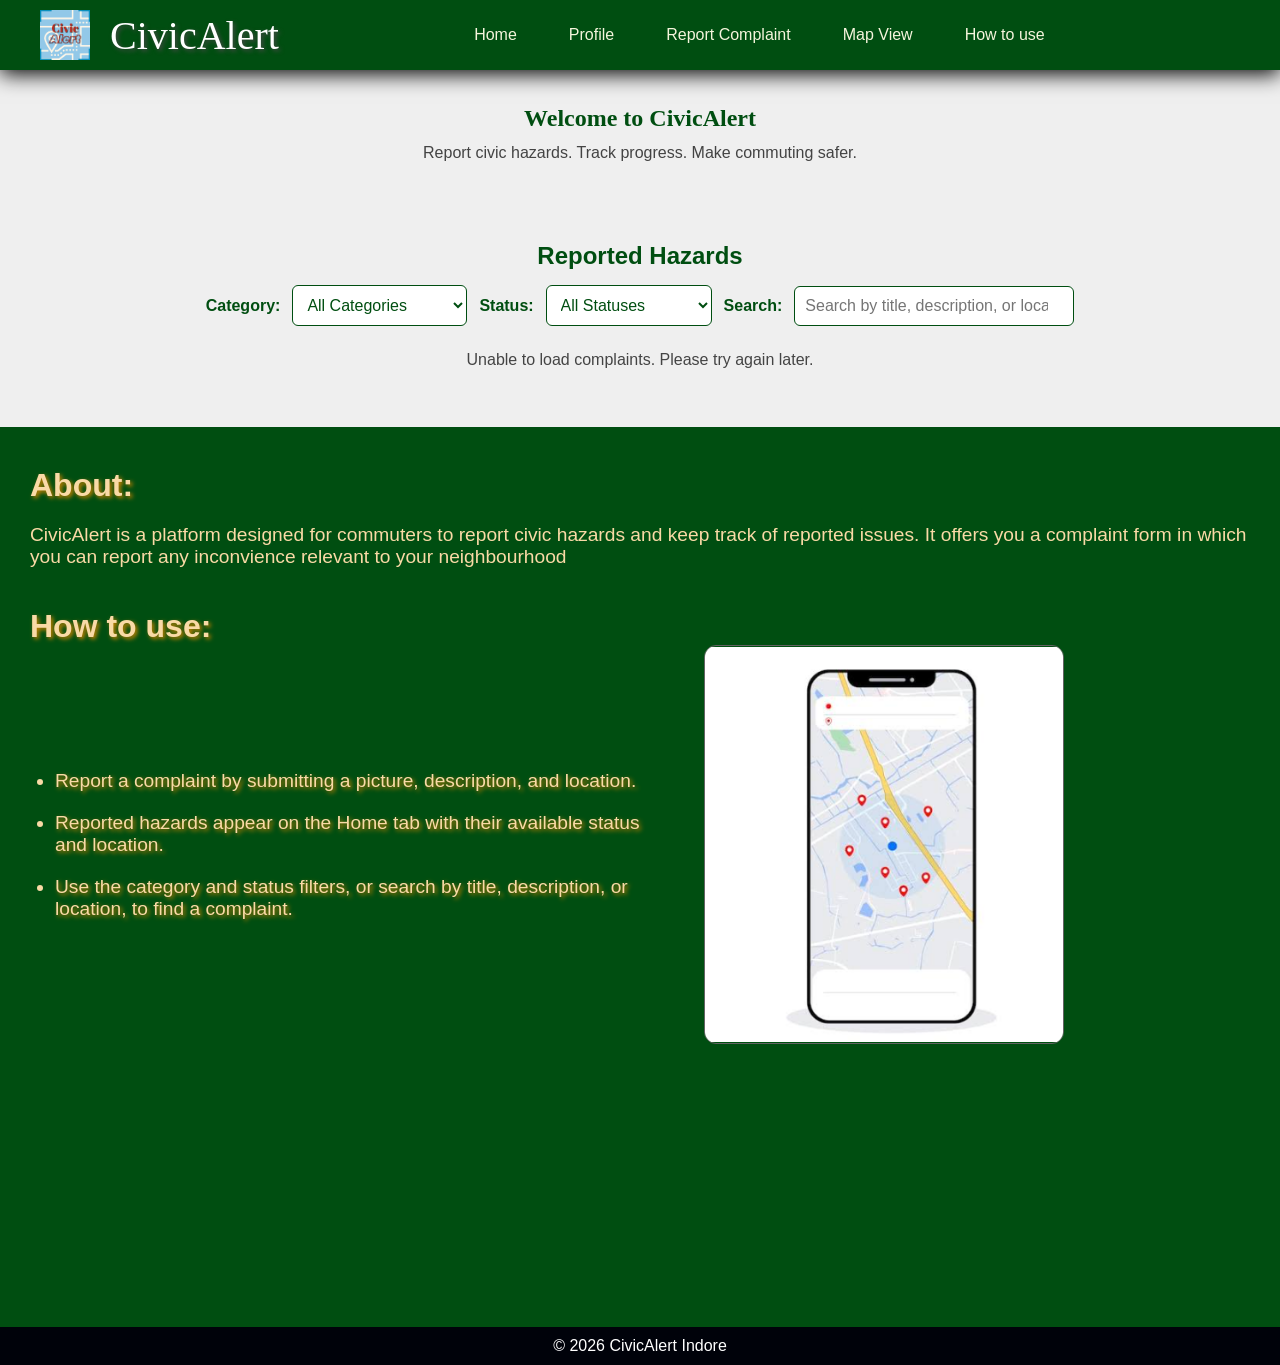
<file: frontend/index.html>
<!DOCTYPE html>
<html lang="en">
<head>
    <meta charset="UTF-8">
    <meta name="viewport" content="width=device-width, initial-scale=1.0">

    <title>CivicAlert</title>

    <link rel="stylesheet" href="style.css">
    <link rel="icon" type="image/png" href="favicon.png">

    <style>
        @import url('https://fonts.googleapis.com/css2?family=Noto+Sans+Devanagari:wght@400;500;600;700&display=swap');
    </style>
</head>

<body>

    <nav class="navigation">
        <div class="heading">
            <img src="logo.png" alt="CivicAlert logo" class="logo">
            <span class="title">CivicAlert</span>
        </div>

        <ul class="first">
            <li><a href="#main">Home</a></li>
            <li><a href="profile.html">Profile</a></li>
            <li><a href="complaint.html">Report Complaint</a></li>
            <li><a href="map.html">Map View</a></li>
            <li><a href="#help">How to use</a></li>
        </ul>

        <div id="google_translate_element"></div>
    </nav>

    <main>
        <section id="main" class="main">
            <h1>Welcome to CivicAlert</h1>
            <p>Report civic hazards. Track progress. Make commuting safer.</p>
        </section>

        <section id="complaints" class="complaints">
            <h1>Reported Hazards</h1>

            <div class="filters">
                <label for="category-filter">Category:</label>
                <select id="category-filter">
                    <option value="all">All Categories</option>
                    <option value="pothole">Potholes</option>
                    <option value="open-manhole">Open Manholes</option>
                    <option value="waterlogging">Water Logging</option>
                    <option value="road-construction">Road Construction</option>
                    <option value="blocked-drainage">Blocked Drainage</option>
                    <option value="other">Other</option>
                </select>

                <label for="status-filter">Status:</label>
                <select id="status-filter">
                    <option value="all">All Statuses</option>
                    <option value="open">Open</option>
                    <option value="reported">Reported</option>
                    <option value="assigned">Assigned</option>
                    <option value="in-progress">Work In Progress</option>
                    <option value="resolved">Resolved</option>
                </select>

                <label for="search-input">Search:</label>
                <input
                    type="search"
                    id="search-input"
                    placeholder="Search by title, description, or location..."
                    autocomplete="off"
                >
            </div>

            <p id="complaint-message" class="complaint-message" role="status">
                Loading complaints...
            </p>

            <div id="complaint-list" class="complaint-list"></div>

            <div class="pagination" id="pagination">
                <button type="button" id="prevPage" disabled>
                    &#8249; Previous
                </button>

                <div id="pageNumbers" class="page-numbers"></div>

                <button type="button" id="nextPage" disabled>
                    Next &#8250;
                </button>
            </div>
        </section>

        <section id="help" class="help">
            <h1>About:</h1>

            <p>
                CivicAlert is a platform designed for commuters to report civic
                hazards and keep track of reported issues. It offers you a complaint form 
                in which you can report any inconvience relevant to your neighbourhood 
            </p>

            <h1>How to use:</h1>

            <div class="help-content">
                <ul class="second">
                    <li>
                        Report a complaint by submitting a picture, description,
                        and location.
                    </li>

                    <li>
                        Reported hazards appear on the Home tab with their
                        available status and location.
                    </li>

                    <li>
                        Use the category and status filters, or search by title,
                        description, or location, to find a complaint.
                    </li>
                </ul>

                <div class="map-img">
                    <img
                        src="phone.png"
                        alt="CivicAlert complaint tracking on a phone"
                    >
                </div>
            </div>
        </section>
    </main>

    <footer>
        <span>&copy; 2026 CivicAlert Indore</span>
    </footer>

    <script>
        function googleTranslateElementInit() {
            new google.translate.TranslateElement(
                {
                    pageLanguage: "en",
                    includedLanguages: "en,hi",
                    autoDisplay: false
                },
                "google_translate_element"
            );
        }
    </script>

    <script src="https://translate.google.com/translate_a/element.js?cb=googleTranslateElementInit"></script>
    <script src="script.js"></script>

</body>
</html>
</file>
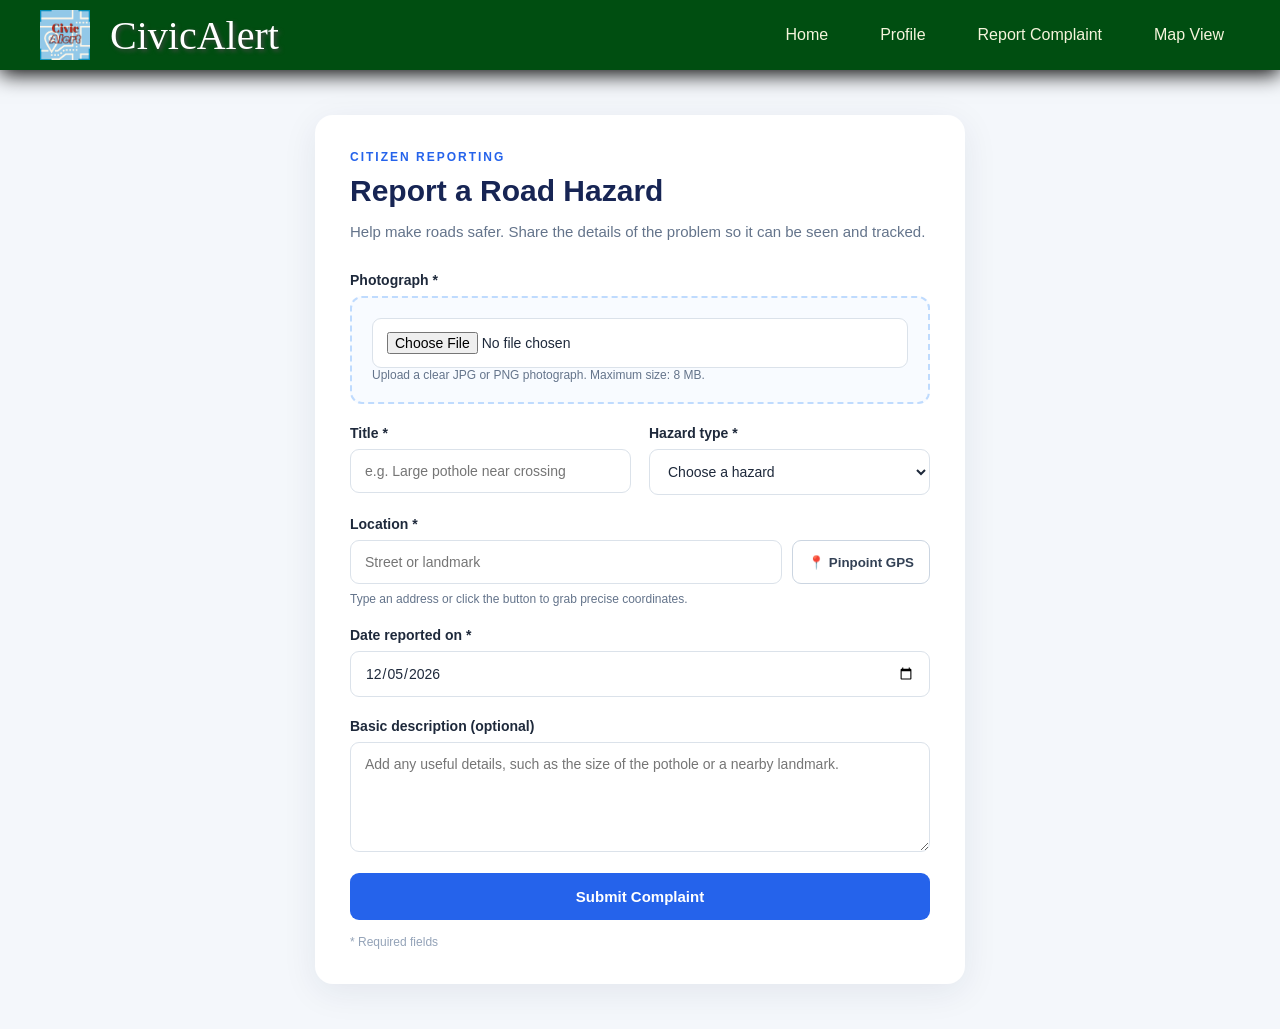
<file: frontend/complaint.html>
<!DOCTYPE html>
<html lang="en">
<head>
  <meta charset="UTF-8">
  <meta name="viewport" content="width=device-width, initial-scale=1.0">
  <title>Report a Hazard | CivicAlert</title>
  <link rel="icon" type="image/png" href="favicon.png">
  <link rel="stylesheet" href="style.css">
</head>
<body>
  <nav class="navigation">
    <div class="heading">
      <img src="logo.png" alt="CivicAlert logo" class="logo">
      <span class="title">CivicAlert</span>
    </div>
    <ul class="first">
      <li><a href="index.html">Home</a></li>
      <li><a href="profile.html">Profile</a></li>
      <li><a href="complaint.html">Report Complaint</a></li>
      <li><a href="map.html">Map View</a></li>
    </ul>
  </nav>

  <main class="civic-page">
    <section class="civic-card">
      <p class="civic-eyebrow">CITIZEN REPORTING</p>
      <h1>Report a Road Hazard</h1>
      <p class="civic-intro">Help make roads safer. Share the details of the problem so it can be seen and tracked.</p>

      <form id="complaint-form" novalidate>
        <div class="civic-field">
          <label for="hazard-image">Photograph <span class="required">*</span></label>
          <div class="upload-panel">
            <input id="hazard-image" name="image" type="file" accept=".png,.jpg,.jpeg,image/png,image/jpeg" required>
            <p class="field-help">Upload a clear JPG or PNG photograph. Maximum size: 8 MB.</p>
            <img id="image-preview" class="image-preview" alt="Preview of selected hazard">
          </div>
        </div>

        <div class="civic-two-col">
          <div class="civic-field">
            <label for="title">Title <span class="required">*</span></label>
            <input id="title" name="title" type="text" maxlength="120" placeholder="e.g. Large pothole near crossing" required>
          </div>

          <div class="civic-field">
            <label for="category">Hazard type <span class="required">*</span></label>
            <select id="category" name="category" required>
              <option value="">Choose a hazard</option>
              <option value="pothole">Pothole</option>
              <option value="open-manhole">Open manhole</option>
              <option value="waterlogging">Waterlogging</option>
              <option value="road-construction">Road construction / road cut</option>
              <option value="blocked-drainage">Blocked drainage</option>
              <option value="other">Other</option>
            </select>
          </div>
        </div>

        <div class="civic-field">
    <label for="location">Location <span class="required">*</span></label>
    <div style="display: flex; gap: 10px; align-items: stretch;">
        <input id="location" name="location" type="text" maxlength="250" placeholder="Street or landmark" required style="flex: 1;">
        <button type="button" id="get-gps-btn" class="civic-secondary-btn" style="margin-top: 0; width: auto; white-space: nowrap; padding: 0 15px;">
            📍 Pinpoint GPS
        </button>
    </div>
    <input type="hidden" id="latitude">
    <input type="hidden" id="longitude">
    <p class="field-help" id="gps-status">Type an address or click the button to grab precise coordinates.</p>
</div> 

        <div class="civic-field">
          <label for="reported-on">Date reported on <span class="required">*</span></label>
          <input id="reported-on" name="reported_on" type="date" required>
        </div>

        <div class="civic-field">
          <label for="description">Basic description <span class="optional">(optional)</span></label>
          <textarea id="description" name="description" rows="4" maxlength="1000" placeholder="Add any useful details, such as the size of the pothole or a nearby landmark."></textarea>
        </div>

        <div id="complaint-message" class="civic-message" role="status" aria-live="polite"></div>
        <button id="complaint-submit" class="civic-primary-btn" type="submit">Submit Complaint</button>
        <p class="civic-footnote"><span class="required">*</span> Required fields</p>
      </form>
    </section>
  </main>
  <script src="complaint.js"></script>
</body>
</html>
</file>
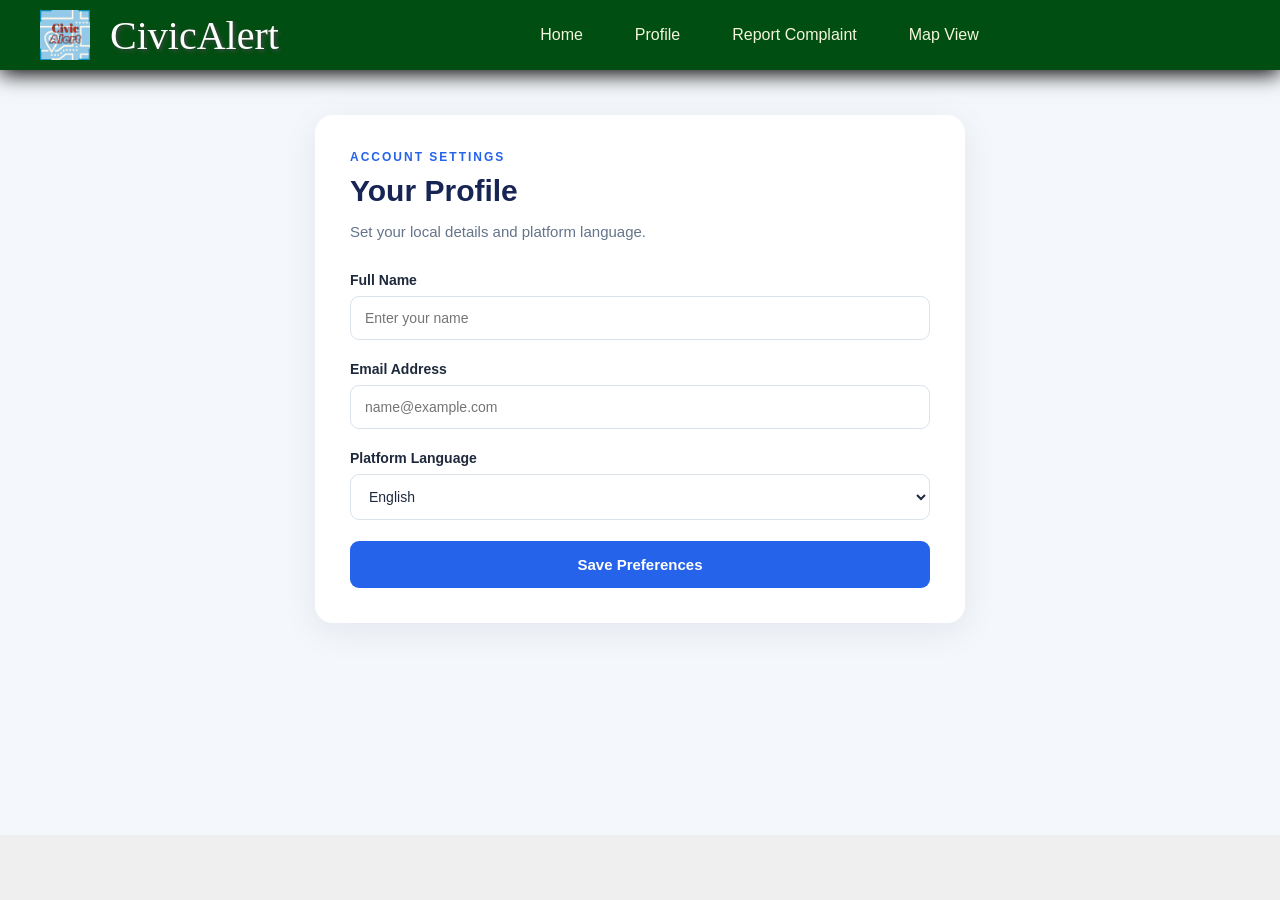
<file: frontend/profile.html>
<!DOCTYPE html>
<html lang="en">
<head>
    <meta charset="UTF-8">
    <meta name="viewport" content="width=device-width, initial-scale=1.0">
    <title>Profile | CivicAlert</title>
    <link rel="icon" type="image/png" href="favicon.png">
    <link rel="stylesheet" href="style.css">
    
    
    <script>
        const savedLang = localStorage.getItem("civic_lang");
        if (savedLang) {
            document.cookie = `googtrans=/en/${savedLang}; path=/`;
        }
    </script>
</head>
<body>
    <nav class="navigation">
        <div class="heading">
            <img src="logo.png" alt="CivicAlert logo" class="logo">
            <span class="title">CivicAlert</span>
        </div>
        <ul class="first">
            <li><a href="index.html">Home</a></li>
            <li><a href="profile.html">Profile</a></li>
            <li><a href="complaint.html">Report Complaint</a></li>
            <li><a href="map.html">Map View</a></li>
        </ul>
        <div id="google_translate_element"></div>
    </nav>

    <main class="civic-page">
        <section class="civic-card">
            <p class="civic-eyebrow">ACCOUNT SETTINGS</p>
            <h1>Your Profile</h1>
            <p class="civic-intro">Set your local details and platform language.</p>

            <form id="profile-form" novalidate>
                <div class="civic-field">
                    <label for="user-name">Full Name</label>
                    <input id="user-name" type="text" placeholder="Enter your name" required>
                </div>

                <div class="civic-field">
                    <label for="user-email">Email Address</label>
                    <input id="user-email" type="email" placeholder="name@example.com" required>
                </div>

                <div class="civic-field">
                    <label for="user-lang">Platform Language</label>
                    <select id="user-lang">
                        <option value="en">English</option>
                        <option value="hi">Hindi</option>
                    </select>
                </div>

                <div id="profile-message" class="civic-message" role="status"></div>
                
                <button type="submit" class="civic-primary-btn">Save Preferences</button>
            </form>
        </section>
    </main>

    <script src="profile.js"></script>
    <script src="https://translate.google.com/translate_a/element.js?cb=googleTranslateElementInit"></script>
    <script>
        function googleTranslateElementInit() {
            new google.translate.TranslateElement(
                { pageLanguage: "en", autoDisplay: false },
                "google_translate_element"
            );
        }
    </script>
</body>
</html>
</file>
<file: frontend/style.css>
* {
    margin: 0;
    padding: 0;
    box-sizing: border-box;
    scroll-behavior: smooth;
}

body {
    background-color: #efefef;
    color: rgb(70, 21, 3);
    font-family: sans-serif;
}

img {
    max-width: 100%;
}

.navigation {
    position: sticky;
    top: 0;
    z-index: 1000;

    width: 100%;
    padding: 10px 40px;

    display: flex;
    flex-direction: row;
    justify-content: space-between;
    align-items: center;
    gap: 20px;

    background-color: #004e11;
    box-shadow: 0 4px 20px black;
}

.heading {
    display: flex;
    align-items: center;
    gap: 20px;
}

.logo {
    height: 50px;
    width: 50px;
    object-fit: contain;
}

.title {
    font-family: serif;
    color: white;
    text-shadow: 2px 2px 4px #484848;
    font-size: 2.5rem;
}

.first {
    display: flex;
    flex-direction: row;
    align-items: center;
    flex-wrap: wrap;
    gap: 20px;
    list-style: none;
}

.first li {
    border-radius: 4px;
    transition: transform 0.3s ease, background-color 0.3s ease;
}

.first a {
    display: inline-block;
    padding: 8px 16px;

    color: beige;
    text-decoration: none;
    font-family: sans-serif;
    font-size: 1rem;

    transition: color 0.2s ease;
}

.first li:hover {
    transform: scale(1.05);
    background-color: #fcf3e3;
}

.first li a:hover {
    color: green;
}

.goog-te-gadget .goog-te-combo {
    height: 35px;
    width: 100px;

    color: #9d111a;
    background-color: #f9daa6;

    border: 1px solid #9d111a;
    border-radius: 6px;
}

.main {
    width: 100%;
    min-height: auto;
    height: auto;
    padding: 35px 25px 25px;
    text-align: center;
}

.main h1 {
    margin: 0 0 12px;

    color: #004e11;
    font-family: "Times New Roman", Times, serif;
    text-align: center;
}

.main p {
    max-width: 800px;
    margin: 0 auto 10px;

    color: rgb(67, 67, 67);
    font-family: sans-serif;
    text-align: center;
}

.complaints {
    width: 100%;
    padding: 25px 30px 40px;

    color: #004e11;
    background-color: #efefef;
}

.complaints h1 {
    margin: 20px 0 15px;
    text-align: center;
}

.filters {
    display: flex;
    flex-wrap: wrap;
    justify-content: center;
    align-items: center;
    gap: 12px;

    width: 100%;
    margin: 0 auto 25px;
}

.filters label {
    color: #004e11;
    font-weight: 600;
}

.filters select,
.filters input {
    padding: 10px;

    border: 1px solid #004e11;
    border-radius: 6px;

    background-color: white;
    color: #004e11;

    font-family: inherit;
    font-size: 1rem;
}

.filters select {
    cursor: pointer;
}

#search-input {
    flex: 0 1 280px;
    min-width: 180px;
}

.filters select:focus,
.filters input:focus {
    outline: 2px solid #ce8300;
    outline-offset: 2px;
}

.complaint-message {
    margin: 12px 0 18px;
    color: #444;
    text-align: center;
}

.complaint-list {
    display: grid;
    grid-template-columns: repeat(3, minmax(0, 1fr));
    gap: 18px;

    width: 100%;
}

.complaint-card {
    display: flex;
    flex-direction: column;
    overflow: hidden;

    min-width: 0;

    background-color: white;
    border: 1px solid #d5d5d5;
    border-radius: 12px;

    box-shadow: 0 3px 8px #00000015;
}

.complaint-image {
    display: block;

    width: 100%;
    height: 150px;

    object-fit: cover;
}

.complaint-info {
    display: flex;
    flex-direction: column;
    align-items: flex-start;

    flex: 1;
    min-width: 0;
    padding: 12px;
}

.complaint-info h2 {
    margin: 0 0 8px;

    color: #004e11;
    font-size: 1.1rem;
}

.complaint-info p {
    margin-bottom: 8px;

    color: #444;
    text-align: left;
    overflow-wrap: anywhere;
}

.complaint-description {
    display: -webkit-box;
    -webkit-box-orient: vertical;
    -webkit-line-clamp: 2;

    overflow: hidden;
    text-align: left;
}

.complaint-location,
.complaint-category {
    font-size: 0.95rem;
}

.complaint-status {
    display: inline-block;
    margin-top: 8px;
    padding: 6px 12px;

    border-radius: 20px;

    font-size: 0.85rem;
    font-weight: bold;
}

.status-reported {
    background-color: #e8e8e8;
    color: #444;
}

.status-open {
    background-color: #e0f2fe;
    color: #0369a1;
}

.status-assigned {
    background-color: #dce8ff;
    color: #174ea6;
}

.status-in-progress {
    background-color: #fff0c2;
    color: #805b00;
}

.status-resolved {
    background-color: #d9f2df;
    color: #176b2c;
}

.status-unknown {
    background-color: #e5e7eb;
    color: #374151;
}

.help {
    display: flex;
    flex-direction: column;
    justify-content: flex-start;

    width: 100%;
    min-height: 100vh;
    padding: 20px 0;

    color: #f9daa6;
    background-color: #004e11;
}

.help h1 {
    margin: 20px 30px 0;

    color: #f9daa6;
    font-family: sans-serif;
    font-size: 2rem;
    text-align: left;

    text-shadow: 2px 2px 4px #ce8300;
}

.help p {
    margin: 20px 30px;

    font-size: 1.2rem;
    text-align: left;
}

.help li {
    margin: 20px 30px;

    font-family: sans-serif;
    font-size: 1.2rem;
    text-align: left;

    text-shadow: 2px 2px 4px #ce8300;
}

.help-content {
    display: flex;
    flex-direction: row;
    align-items: center;
    justify-content: space-between;
    gap: 30px;

    width: 100%;
}

.second {
    flex: 1;
    min-width: 0;
    padding-left: 25px;
}

.map-img {
    flex: 1;
    min-width: 0;
    max-width: 45%;
}

.map-img img {
    display: block;

    width: 360px;
    height: 399px;

    object-fit: contain;

    border: 1px solid rgb(99, 99, 99);
    border-radius: 12px;
}

footer {
    width: 100%;
    padding: 10px 30px;

    background-color: #00020a;
    color: white;
    text-align: center;
}

#map-container {
    width: 100%;
    height: 100vh;
}

.civic-page {
    min-height: 85vh;
    padding: 45px 20px;
    display: flex;
    justify-content: center;
    align-items: flex-start;
    background: #f4f7fb;
    box-sizing: border-box;
}

.civic-card {
    width: 100%;
    max-width: 650px;
    background: #ffffff;
    padding: 35px;
    border-radius: 18px;
    box-shadow: 0 8px 35px rgba(20, 40, 80, 0.08);
    box-sizing: border-box;
}

.civic-eyebrow {
    color: #2563eb;
    font-size: 12px;
    font-weight: 800;
    letter-spacing: 2px;
    margin-bottom: 10px;
}

.civic-card h1 {
    font-size: 30px;
    color: #172554;
    margin: 0 0 12px;
}

.civic-intro {
    color: #64748b;
    font-size: 15px;
    line-height: 1.6;
    margin-bottom: 28px;
}

.civic-field {
    display: flex;
    flex-direction: column;
    margin-bottom: 21px;
    gap: 8px;
}

.civic-field label {
    color: #1e293b;
    font-weight: 650;
    font-size: 14px;
}

.civic-field input,
.civic-field select,
.civic-field textarea {
    width: 100%;
    padding: 13px 14px;
    border: 1px solid #dbe2ea;
    border-radius: 9px;
    background: #ffffff;
    font-size: 14px;
    color: #1e293b;
    font-family: inherit;
    box-sizing: border-box;
    outline: none;
    transition: 0.2s ease;
}

.civic-field input:focus,
.civic-field select:focus,
.civic-field textarea:focus {
    border-color: #2563eb;
    box-shadow: 0 0 0 3px rgba(37, 99, 235, 0.12);
}

.civic-field textarea {
    resize: vertical;
    min-height: 110px;
}

.civic-two-col {
    display: grid;
    grid-template-columns: 1fr 1fr;
    gap: 18px;
}

.upload-panel {
    border: 2px dashed #bfdbfe;
    background: #f8fbff;
    padding: 20px;
    border-radius: 12px;
}

.field-help {
    font-size: 12px;
    color: #64748b;
    margin-bottom: 0;
}

.image-preview {
    display: none;
    width: 100%;
    max-height: 250px;
    object-fit: contain;
    margin-top: 15px;
    border-radius: 10px;
    background: #e2e8f0;
}

.civic-primary-btn {
    width: 100%;
    padding: 15px;
    border: none;
    border-radius: 9px;
    background: #2563eb;
    color: #ffffff;
    font-size: 15px;
    font-weight: 700;
    cursor: pointer;
    transition: 0.2s ease;
}

.civic-primary-btn:hover {
    background: #1d4ed8;
    transform: translateY(-1px);
}

.civic-primary-btn:disabled {
    opacity: 0.6;
    cursor: not-allowed;
    transform: none;
}

.civic-secondary-btn {
    width: 100%;
    padding: 13px;
    margin-top: 20px;
    border: 1px solid #cbd5e1;
    border-radius: 9px;
    background: #ffffff;
    color: #334155;
    font-weight: 700;
    cursor: pointer;
}

.civic-secondary-btn:hover {
    background: #f1f5f9;
}

.civic-message {
    display: block;
    margin: 15px 0;
    font-size: 14px;
    line-height: 1.5;
}

.civic-message:empty {
    display: none;
}

.civic-message.success {
    padding: 12px;
    border-radius: 8px;
    background: #dcfce7;
    color: #166534;
}

.civic-message.error {
    padding: 12px;
    border-radius: 8px;
    background: #fee2e2;
    color: #991b1b;
}

.civic-footnote {
    color: #94a3b8;
    font-size: 12px;
    margin-top: 15px;
}

.civic-switch {
    text-align: center;
    font-size: 14px;
    color: #64748b;
    margin-top: 22px;
}

.civic-switch button {
    border: none;
    background: none;
    color: #2563eb;
    font-weight: 700;
    cursor: pointer;
    font-size: 14px;
}

.profile-avatar {
    width: 85px;
    height: 85px;
    margin: 20px auto;
    border-radius: 50%;
    background: #dbeafe;
    color: #1d4ed8;
    display: flex;
    justify-content: center;
    align-items: center;
    font-size: 34px;
    font-weight: 800;
}

#user-profile {
    text-align: center;
    padding: 20px 0;
}

#profile-name {
    color: #172554;
    margin-bottom: 8px;
}

#profile-email {
    color: #64748b;
    font-size: 14px;
}

.profile-status {
    display: inline-block;
    padding: 7px 15px;
    border-radius: 30px;
    background: #dbeafe;
    color: #1d4ed8;
    font-size: 12px;
    font-weight: 700;
}


[hidden] {
    display: none !important;
}

@media (max-width: 600px) {

    .civic-page {
        padding: 20px 12px;
    }

    .civic-card {
        padding: 23px 18px;
    }

    .civic-card h1 {
        font-size: 25px;
    }

    .civic-two-col {
        grid-template-columns: 1fr;
        gap: 0;
    }

}


@media (max-width: 1000px) {
    .navigation {
        padding: 10px 20px;
        flex-wrap: wrap;
    }

    .first {
        gap: 10px;
    }

    .title {
        font-size: 2rem;
    }

    .complaint-list {
        grid-template-columns: repeat(2, minmax(0, 1fr));
    }
}

@media (max-width: 650px) {
    .navigation {
        flex-direction: column;
        align-items: center;
    }

    .first {
        justify-content: center;
    }

    .first a {
        padding: 6px 10px;
        font-size: 0.9rem;
    }

    .title {
        font-size: 1.8rem;
    }

    .complaints {
        padding: 20px 15px 30px;
    }

    .filters {
        flex-direction: column;
        align-items: stretch;
    }

    .filters select,
    .filters input {
        width: 100%;
    }

    .complaint-list {
        grid-template-columns: 1fr;
    }

    .help-content {
        flex-direction: column;
        align-items: stretch;
    }

    .second {
        padding-left: 10px;
    }

    .map-img {
        max-width: 100%;
        align-self: center;
    }

    .map-img img {
        width: 100%;
        max-width: 360px;
        height: auto;
    }

    .help h1,
    .help p {
        margin-left: 20px;
        margin-right: 20px;
    }

    .help li {
        margin-left: 20px;
        margin-right: 20px;
        font-size: 1rem;
    }
}


.pagination {
    display: flex;
    justify-content: center;
    align-items: center;
    gap: 12px;
    margin: 30px auto;
    flex-wrap: wrap;
}

.pagination button {
    padding: 10px 16px;
    border: 1px solid #ccc;
    background: white;
    color: #333;
    border-radius: 8px;
    cursor: pointer;
    font-size: 14px;
    transition: 0.2s;
}

.pagination button:hover:not(:disabled) {
    background: #2563eb;
    color: white;
    border-color: #2563eb;
}

.pagination button:disabled {
    opacity: 0.4;
    cursor: not-allowed;
}

.page-numbers {
    display: flex;
    gap: 6px;
    align-items: center;
}

.page-numbers button.active {
    background: #2563eb;
    color: white;
    border-color: #2563eb;
}

@media (max-width: 600px) {
    .pagination {
        gap: 7px;
        padding: 0 10px;
    }

    .pagination button {
        padding: 9px 11px;
        font-size: 13px;
    }

    .page-numbers {
        gap: 4px;
    }

    .complaint-list {
        grid-template-columns: 1fr;
    }
}
</file>
